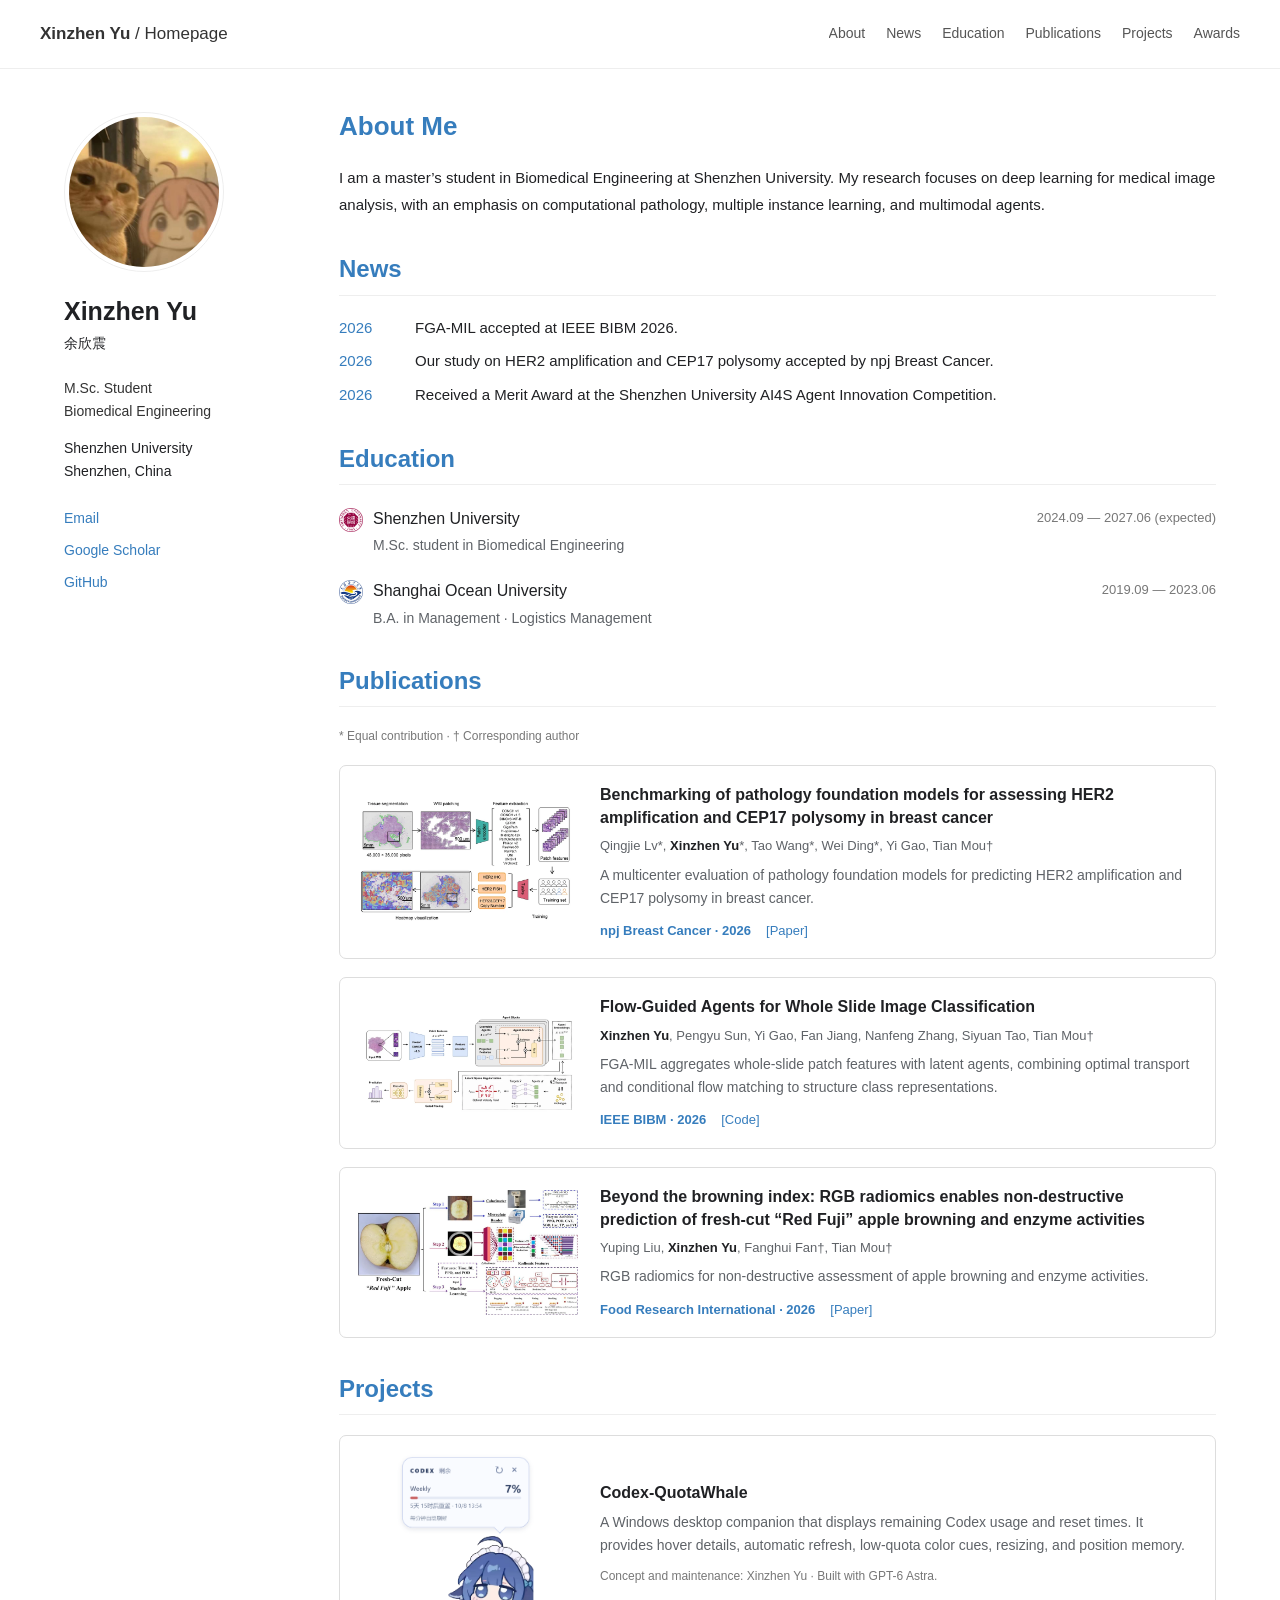
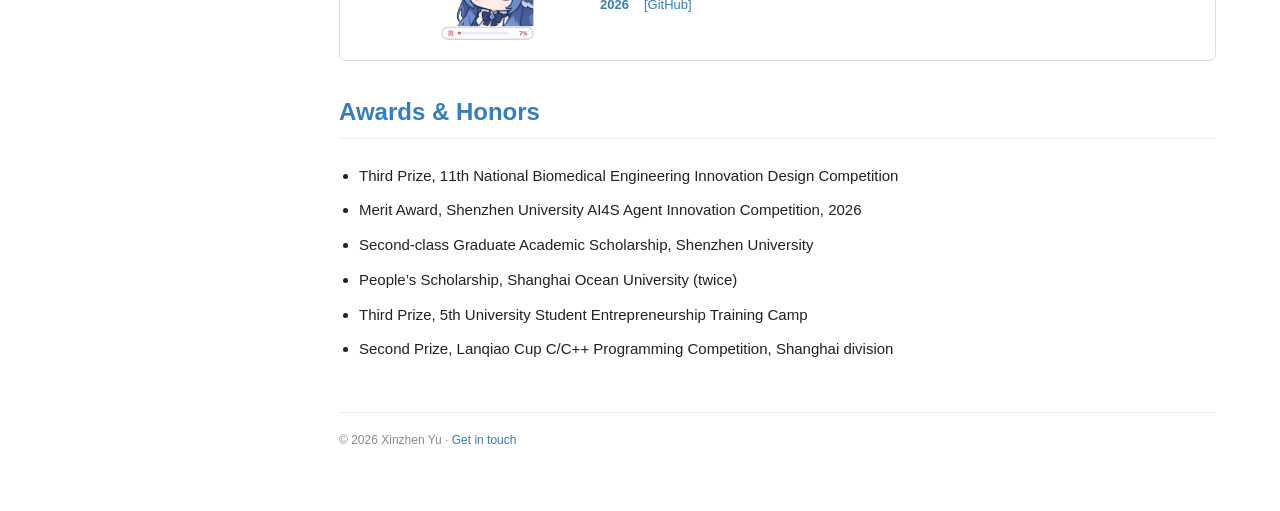
<file: index.html>
<!doctype html><html lang="en"><head><meta charset="utf-8"><meta name="viewport" content="width=device-width,initial-scale=1"><title>Xinzhen Yu | Academic Homepage</title><meta name="description" content="Xinzhen Yu, Biomedical Engineering at Shenzhen University. Computational pathology, multiple instance learning and medical AI."><link rel="canonical" href="https://easonyxz.github.io/"><link rel="icon" href="assets/favicon.png?v=8" type="image/png"><link rel="shortcut icon" href="favicon.ico?v=8"><link rel="stylesheet" href="assets/style.css?v=10"></head><body><a class="skip" href="#main">Skip to content</a><header><a class="brand" href="#about">Xinzhen Yu<span> / Homepage</span></a><nav aria-label="Main navigation"><a href="#about">About</a><a href="#news">News</a><a href="#education">Education</a><a href="#publications">Publications</a><a href="#projects">Projects</a><a href="#awards">Awards</a></nav></header><div class="layout"><aside class="profile"><img class="profile-avatar" src="assets/avatar.jpg" alt="Xinzhen Yu" width="160" height="160"><h1>Xinzhen Yu</h1><p class="chinese">余欣震</p><p class="position">M.Sc. Student<br>Biomedical Engineering</p><p>Shenzhen University<br>Shenzhen, China</p><div class="social"><a href="mailto:2410247047@mails.szu.edu.cn">Email</a><a href="https://scholar.google.com/citations?user=uHkBb8oAAAAJ">Google Scholar</a><a href="https://github.com/Easonyxz">GitHub</a></div></aside><main id="main"><section id="about"><h2>About Me</h2><p class="intro">I am a master’s student in Biomedical Engineering at Shenzhen University. My research focuses on deep learning for medical image analysis, with an emphasis on computational pathology, multiple instance learning, and multimodal agents.</p></section><section id="news"><h2>News</h2><div class="news-row"><time>2026</time><p>FGA-MIL accepted at IEEE BIBM 2026.</p></div><div class="news-row"><time>2026</time><p>Our study on HER2 amplification and CEP17 polysomy accepted by npj Breast Cancer.</p></div><div class="news-row"><time>2026</time><p>Received a Merit Award at the Shenzhen University AI4S Agent Innovation Competition.</p></div></section><section id="education"><h2>Education</h2><article class="education-row"><img class="school-logo" src="assets/szu-logo.png" alt="Shenzhen University logo" width="24" height="24"><div><h3><a href="https://www.szu.edu.cn/">Shenzhen University</a></h3><p>M.Sc. student in Biomedical Engineering</p></div><time>2024.09 — 2027.06 (expected)</time></article><article class="education-row"><img class="school-logo" src="assets/shou-logo.png" alt="Shanghai Ocean University logo" width="24" height="24"><div><h3><a href="https://www.shou.edu.cn/">Shanghai Ocean University</a></h3><p>B.A. in Management · Logistics Management</p></div><time>2019.09 — 2023.06</time></article></section><section id="publications"><h2>Publications</h2><p class="small">* Equal contribution · † Corresponding author</p><article class="publication with-image"><a class="figure-link" href="assets/publications/her2-large.webp" data-lightbox aria-haspopup="dialog" aria-label="View larger figure: Benchmarking of pathology foundation models for assessing HER2 amplification and CEP17 polysomy in breast cancer"><img class="publication-image" src="assets/publications/her2.webp" alt="Overview of Benchmarking of pathology foundation models for assessing HER2 amplification and CEP17 polysomy in breast cancer" loading="lazy"></a><div><h3>Benchmarking of pathology foundation models for assessing HER2 amplification and CEP17 polysomy in breast cancer</h3><p class="authors">Qingjie Lv*, <strong>Xinzhen Yu</strong>*, Tao Wang*, Wei Ding*, Yi Gao, Tian Mou†</p><p class="pub-summary">A multicenter evaluation of pathology foundation models for predicting HER2 amplification and CEP17 polysomy in breast cancer.</p><div class="pub-bottom"><span class="pub-venue">npj Breast Cancer · 2026</span><div class="paper-links"><a class="text-link" href="https://doi.org/10.1038/s41523-026-01036-6">Paper</a></div></div></div></article><article class="publication with-image"><a class="figure-link" href="assets/publications/fga-mil-large.webp" data-lightbox aria-haspopup="dialog" aria-label="View larger figure: Flow-Guided Agents for Whole Slide Image Classification"><img class="publication-image" src="assets/publications/fga-mil.webp" alt="Overview of Flow-Guided Agents for Whole Slide Image Classification" loading="lazy"></a><div><h3>Flow-Guided Agents for Whole Slide Image Classification</h3><p class="authors"><strong>Xinzhen Yu</strong>, Pengyu Sun, Yi Gao, Fan Jiang, Nanfeng Zhang, Siyuan Tao, Tian Mou†</p><p class="pub-summary">FGA-MIL aggregates whole-slide patch features with latent agents, combining optimal transport and conditional flow matching to structure class representations.</p><div class="pub-bottom"><span class="pub-venue">IEEE BIBM · 2026</span><div class="paper-links"><a class="text-link" href="https://github.com/Easonyxz/FGA-MIL">Code</a></div></div></div></article><article class="publication with-image"><a class="figure-link" href="assets/publications/red-fuji-large.webp" data-lightbox aria-haspopup="dialog" aria-label="View larger figure: Beyond the browning index: RGB radiomics enables non-destructive prediction of fresh-cut “Red Fuji” apple browning and enzyme activities"><img class="publication-image" src="assets/publications/red-fuji.webp" alt="Overview of Beyond the browning index: RGB radiomics enables non-destructive prediction of fresh-cut “Red Fuji” apple browning and enzyme activities" loading="lazy"></a><div><h3>Beyond the browning index: RGB radiomics enables non-destructive prediction of fresh-cut “Red Fuji” apple browning and enzyme activities</h3><p class="authors">Yuping Liu, <strong>Xinzhen Yu</strong>, Fanghui Fan†, Tian Mou†</p><p class="pub-summary">RGB radiomics for non-destructive assessment of apple browning and enzyme activities.</p><div class="pub-bottom"><span class="pub-venue">Food Research International · 2026</span><div class="paper-links"><a class="text-link" href="https://doi.org/10.1016/j.foodres.2026.120776">Paper</a></div></div></div></article></section><section id="projects"><h2>Projects</h2><article class="publication with-image project-card"><a class="figure-link" href="assets/projects/quota-whale.png" data-lightbox aria-haspopup="dialog" aria-label="View project preview: Codex-QuotaWhale"><img class="publication-image" src="assets/projects/quota-whale.png" alt="Codex-QuotaWhale desktop companion preview" loading="lazy"></a><div><h3>Codex-QuotaWhale</h3><p class="pub-summary">A Windows desktop companion that displays remaining Codex usage and reset times. It provides hover details, automatic refresh, low-quota color cues, resizing, and position memory.</p><p class="project-credit">Concept and maintenance: Xinzhen Yu · Built with GPT-6 Astra.</p><div class="pub-bottom"><span class="pub-venue">2026</span><div class="paper-links"><a class="text-link" href="https://github.com/Easonyxz/Codex-QuotaWhale">GitHub</a></div></div></div></article></section><section id="awards"><h2>Awards & Honors</h2><ul class="awards"><li>Third Prize, 11th National Biomedical Engineering Innovation Design Competition</li><li>Merit Award, Shenzhen University AI4S Agent Innovation Competition, 2026</li><li>Second-class Graduate Academic Scholarship, Shenzhen University</li><li>People’s Scholarship, Shanghai Ocean University (twice)</li><li>Third Prize, 5th University Student Entrepreneurship Training Camp</li><li>Second Prize, Lanqiao Cup C/C++ Programming Competition, Shanghai division</li></ul></section><footer>© 2026 Xinzhen Yu · <a href="mailto:2410247047@mails.szu.edu.cn">Get in touch</a></footer></main></div><dialog class="lightbox" aria-label="Enlarged publication figure"><button type="button" class="lightbox-close" aria-label="Close enlarged figure">×</button><img class="lightbox-image" alt=""><p class="lightbox-caption"></p></dialog><script src="assets/main.js?v=9"></script></body></html>
</file>
<file: assets/style.css>
/* Layout follows WowPage's profile sidebar and single-page navigation.
   Publication typography follows academic-homepage's compact academic lists. */
:root{--ink:#202124;--muted:#5f6368;--accent:#367dbd;--line:#e8e8e8}
*{box-sizing:border-box}html{scroll-behavior:smooth;scroll-padding-top:90px}
body{margin:0;background:#fff;color:var(--ink);font:15px/1.65 Arial,"Helvetica Neue","Microsoft YaHei",sans-serif}
a{color:var(--accent);text-decoration:none}a:hover{color:#235c90;text-decoration:underline}
a:focus-visible,button:focus-visible{outline:2px solid var(--accent);outline-offset:4px}
header{position:sticky;top:0;z-index:5;background:#fff;border-bottom:1px solid #eee;display:flex;align-items:center;gap:32px;padding:20px max(24px,calc((100vw - 1200px)/2))}
.brand{color:#333;font-size:17px;font-weight:700;white-space:nowrap}.brand span{font-weight:400}
nav{display:flex;gap:21px;margin-left:auto;overflow:auto;white-space:nowrap}nav a{color:#555;font-size:14px}
.layout{max-width:1200px;margin:40px auto;display:grid;grid-template-columns:220px minmax(0,1fr);gap:55px;padding:0 24px}
.profile{position:sticky;top:112px;align-self:start}.profile h1{font-size:25px;margin:0;line-height:1.4}.chinese{font-size:19px;margin:3px 0 22px}.position{font-size:14px;color:#333}.profile p{font-size:14px}.social{display:grid;gap:9px;margin:23px 0;font-size:14px}
p{margin:8px 0 14px}h2{font-size:24px;line-height:1.35;margin:0 0 20px;font-weight:700;border-bottom:1px solid #eee;padding-bottom:9px}h3{font-size:16px;line-height:1.45;margin:0 0 6px}section{margin-bottom:35px;scroll-margin-top:15px}#about h2{border:0;padding:0;font-size:26px}#about p{font-size:15px;line-height:1.8}.intro{margin-top:0}.tags{display:none}
.news-row{display:grid;grid-template-columns:62px 1fr;gap:14px;margin:9px 0}.news-row p{margin:0}.news-row time{color:var(--accent)}
.timeline{display:grid;grid-template-columns:1fr 175px;gap:20px;padding:11px 0;margin:8px 0}.timeline time{grid-column:2;grid-row:1;font-size:13px;color:#777;text-align:right}.timeline>div{grid-column:1;grid-row:1}.timeline p{font-size:14px;color:var(--muted);margin:0}
.publication{margin:20px 0;padding:17px 19px;border:1px solid #ddd;border-radius:7px;background:white}.publication h3{font-size:16px}.publication p{font-size:14px;color:var(--muted);margin:7px 0}.publication .eyebrow{font-size:13px;color:var(--accent);font-weight:600;margin:0 0 9px}.authors{font-size:13px!important}.authors strong{color:var(--ink)}.paper-links{display:flex;gap:14px;margin-top:9px}.text-link{font-size:13px}.text-link:before{content:'['}.text-link:after{content:']'}
.small{font-size:12px;color:#777}
.awards{padding-left:20px}.awards li{padding:5px 0}
footer{font-size:12px;color:#888;margin:45px 0 20px;border-top:1px solid #eee;padding-top:18px}.skip{position:absolute;top:-100px;left:10px;background:white;padding:10px;z-index:10}.skip:focus{top:8px}[hidden]{display:none!important}
@media(max-width:1050px){header{display:block;padding:15px 24px}nav{margin-top:10px;gap:19px}.layout{grid-template-columns:190px minmax(0,1fr);gap:35px}.profile{top:130px}}
@media(max-width:700px){header{position:relative;padding:15px 20px}.brand{font-size:16px}nav{gap:19px}nav a{font-size:13px}.layout{display:block;margin-top:25px;padding:0 20px}.profile{position:static;border-bottom:1px solid #eee;margin-bottom:28px;padding-bottom:17px}.profile h1{display:inline;font-size:24px}.chinese{display:inline;margin-left:12px}.position{margin-top:15px}.social{display:flex;flex-wrap:wrap;gap:14px;margin:15px 0}.timeline{display:block}.timeline time{display:block;text-align:left;margin-bottom:5px}.publication{padding:14px}.news-row{gap:8px}h2{font-size:22px}#about h2{font-size:24px}}
@media(prefers-reduced-motion:reduce){html{scroll-behavior:auto}}

.profile-avatar{display:block;width:160px;height:160px;object-fit:cover;border-radius:50%;border:1px solid #eee;padding:4px;margin:0 0 22px}
@media(max-width:700px){.profile-avatar{width:110px;height:110px;margin-bottom:18px}}

h2{color:#367dbd}
.education-row{display:grid;grid-template-columns:42px minmax(0,1fr) 190px;align-items:center;gap:16px;margin:22px 0}
.school-logo{width:42px;height:42px;object-fit:contain}
.education-row h3{font-size:15px;margin:0 0 3px}.education-row h3 a{color:#202124}
.education-row p{margin:0;font-size:14px;color:#5f6368}.education-row time{font-size:13px;color:#777;text-align:right}
.publication{padding:17px 18px;margin:18px 0}.publication h3{font-size:16px;margin:0 0 6px}.publication .authors{margin:5px 0}.publication .pub-summary{margin:7px 0 10px}
.pub-bottom{display:flex;align-items:baseline;flex-wrap:wrap;gap:8px 15px;font-size:13px}.pub-venue{color:#367dbd;font-weight:600}.paper-links{margin:0}.publication.with-image{display:grid;grid-template-columns:190px minmax(0,1fr);gap:20px;align-items:center}.publication-image{display:block;width:190px;max-height:150px;object-fit:contain}
@media(max-width:700px){.education-row{grid-template-columns:36px minmax(0,1fr);gap:12px}.school-logo{width:36px;height:36px}.education-row time{grid-column:2;text-align:left;margin-top:-8px}.publication.with-image{display:block}.publication-image{width:100%;max-height:200px;margin-bottom:14px}}
@media print{.school-logo{width:30px;height:30px}.education-row{grid-template-columns:30px minmax(0,1fr) 170px}.publication-image{display:none}.publication.with-image{display:block}}

/* Compact official emblems, with the rectangular source surroundings clipped. */
.school-logo{display:block;width:24px;height:24px;object-fit:contain;background:none;border-radius:0}

.education-row{grid-template-columns:24px minmax(0,1fr) 190px;gap:10px;align-items:start}.education-row .school-logo{margin-top:1px}
.education-row h3{font-weight:500;font-size:16px}.education-row p{margin-top:4px}
.publication{transition:box-shadow .25s ease,border-color .25s ease,transform .25s ease}
.publication:focus-within{box-shadow:0 6px 18px rgba(32,33,36,.09);border-color:#b8cddd}
@media(hover:hover) and (pointer:fine){.publication:hover{box-shadow:0 8px 20px rgba(32,33,36,.11);border-color:#b8cddd;transform:translateY(-2px)}.text-link{transition:color .2s ease}nav a{position:relative;transition:color .2s ease}nav a:hover{color:#367dbd}}
@media(max-width:700px){.education-row{grid-template-columns:24px minmax(0,1fr)}.education-row time{margin-top:-4px}.school-logo{width:24px;height:24px}}
@media(prefers-reduced-motion:reduce){.publication{transition:none}.publication:hover{transform:none}}
@media print{.publication{box-shadow:none!important;transform:none!important}.school-logo{print-color-adjust:exact;-webkit-print-color-adjust:exact}}

.publication.with-image{grid-template-columns:220px minmax(0,1fr);gap:22px}
.figure-link{display:flex;align-items:center;justify-content:center;min-width:0;background:#fff;border-radius:4px}
.publication-image{width:100%;max-height:180px;object-fit:contain;height:auto}
@media(max-width:700px){.publication.with-image{display:block}.figure-link{margin-bottom:16px}.publication-image{max-height:240px;max-width:400px;margin:0}}
@media print{.figure-link{display:none}}

.figure-link{cursor:zoom-in}
.lightbox{position:fixed;inset:0;width:100vw;height:100dvh;max-width:none;max-height:none;margin:0;padding:55px 5vw 30px;border:0;background:transparent;overflow:auto;text-align:center}
.lightbox[open]{display:flex;flex-direction:column;align-items:center;justify-content:center;gap:15px}
.lightbox::backdrop{background:rgba(18,22,27,.86)}
.lightbox-image{display:block;max-width:90vw;max-height:calc(100dvh - 145px);width:auto;height:auto;object-fit:contain;background:white;border-radius:4px;box-shadow:0 10px 40px rgba(0,0,0,.25)}
.lightbox-caption{max-width:1000px;color:#fff;font-size:14px;margin:0}
.lightbox-close{position:fixed;top:14px;right:20px;border:0;border-radius:50%;width:40px;height:40px;background:rgba(255,255,255,.12);color:white;font-size:30px;line-height:1;cursor:pointer}
.lightbox-close:hover{background:rgba(255,255,255,.25)}.lightbox-open{overflow:hidden}
@media(max-width:700px){.lightbox{padding:60px 15px 25px}.lightbox-caption{font-size:12px}.lightbox-image{max-width:calc(100vw - 30px)}}

.project-card .publication-image{max-height:190px;width:auto;max-width:100%}.project-credit{font-size:12px!important;color:#777!important}@media(max-width:700px){.project-card .publication-image{max-height:230px}}
</file>
